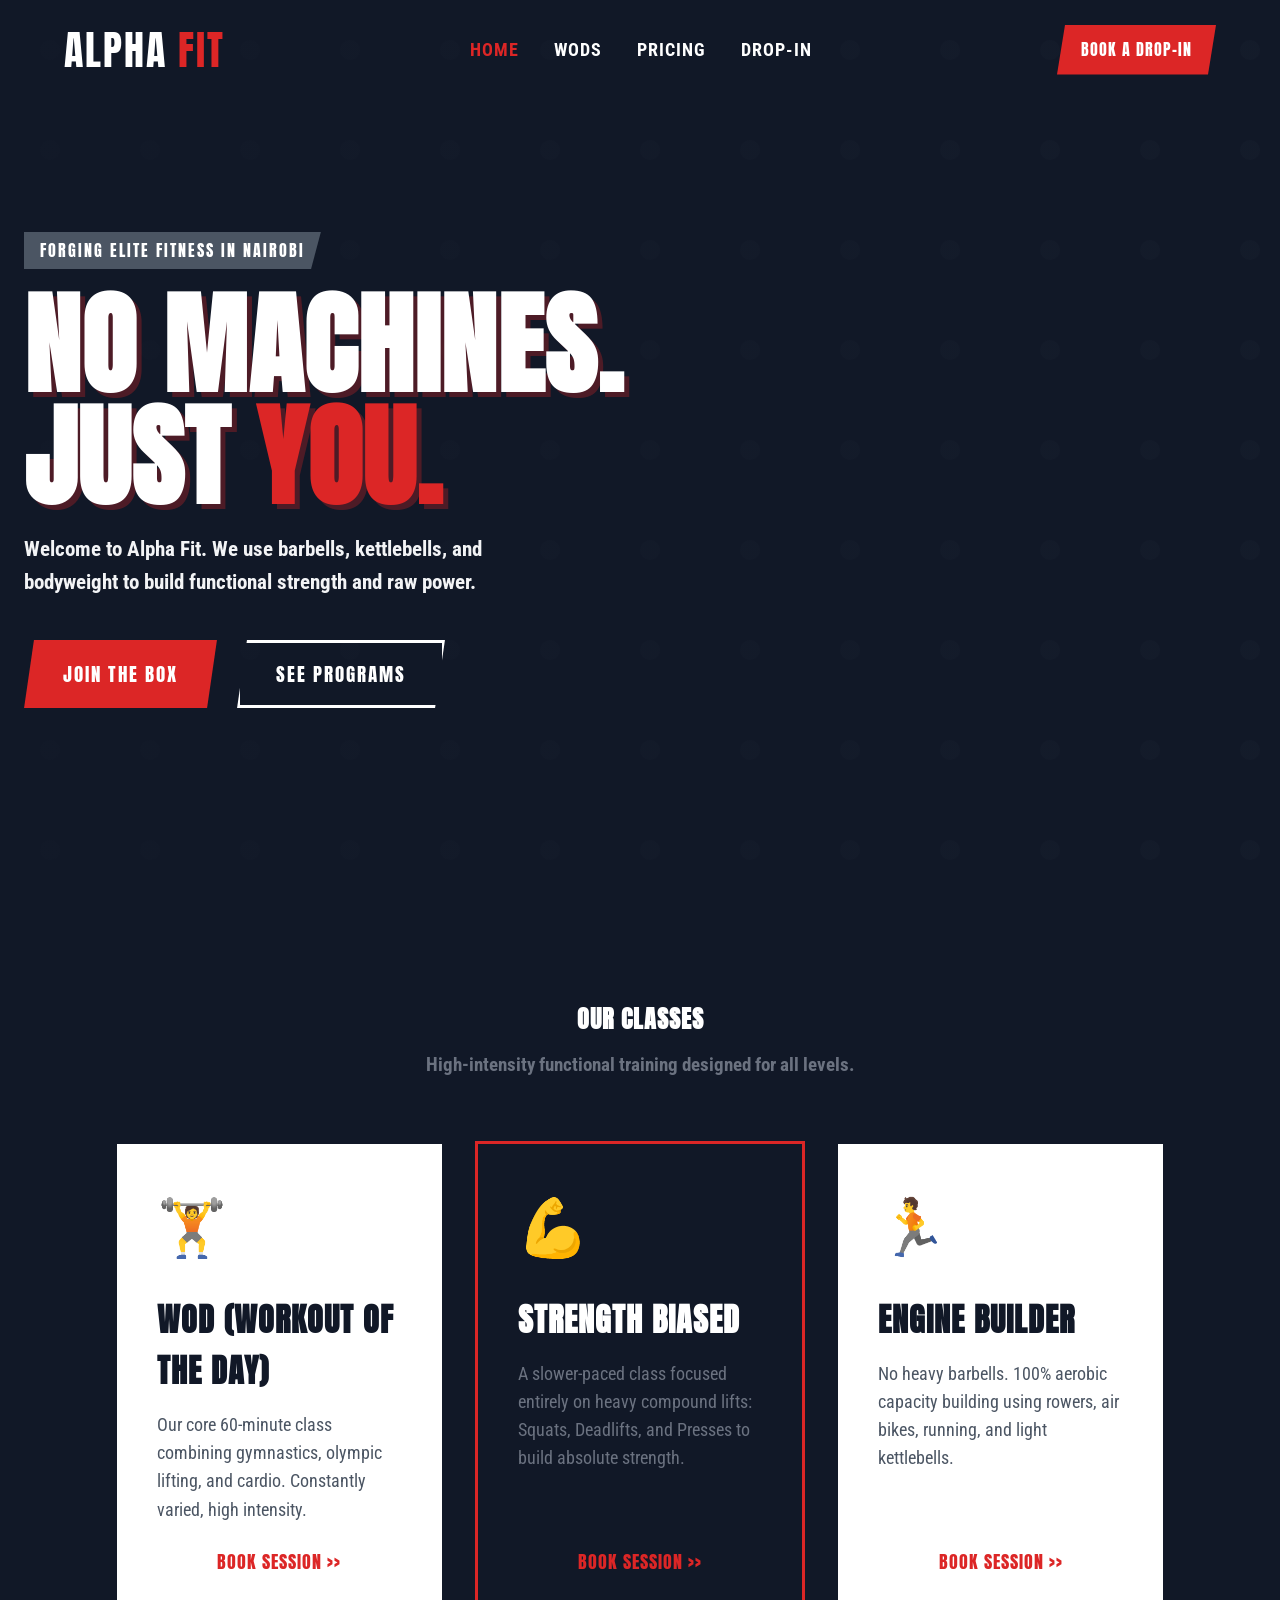
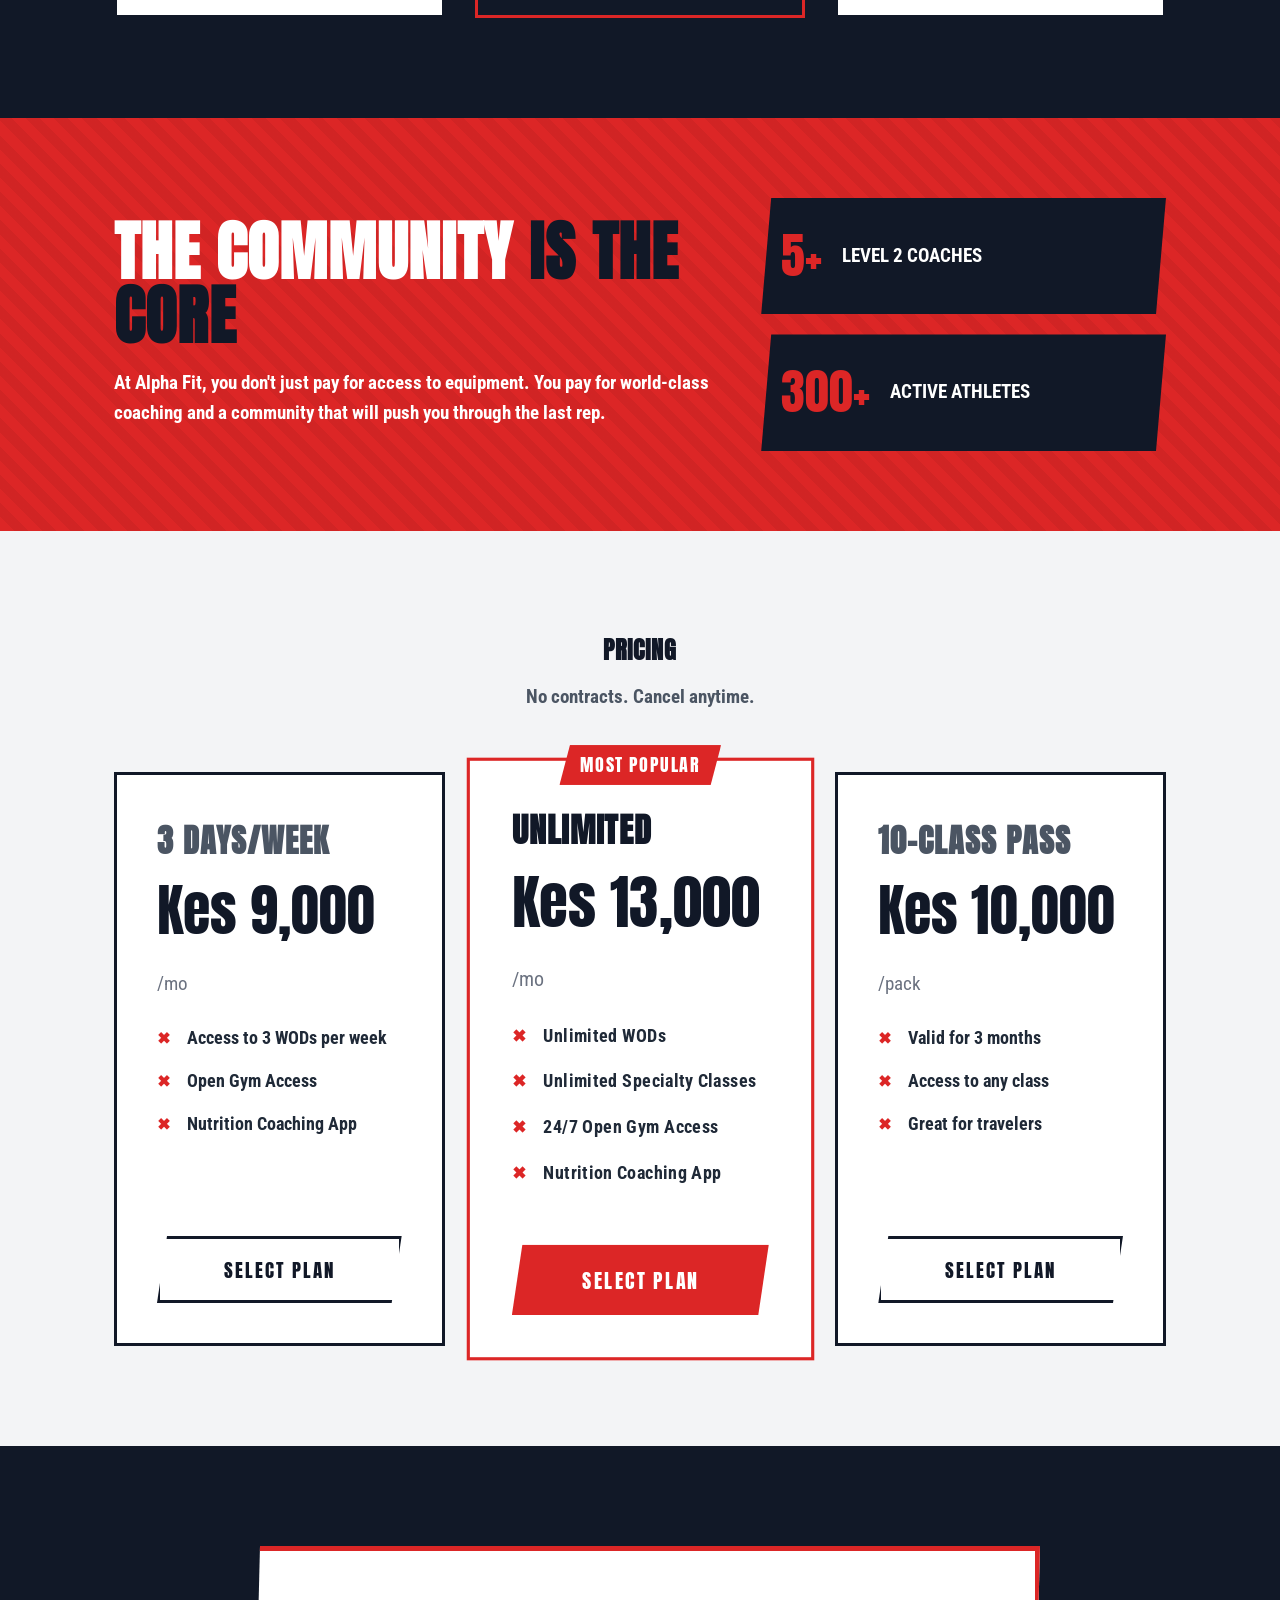
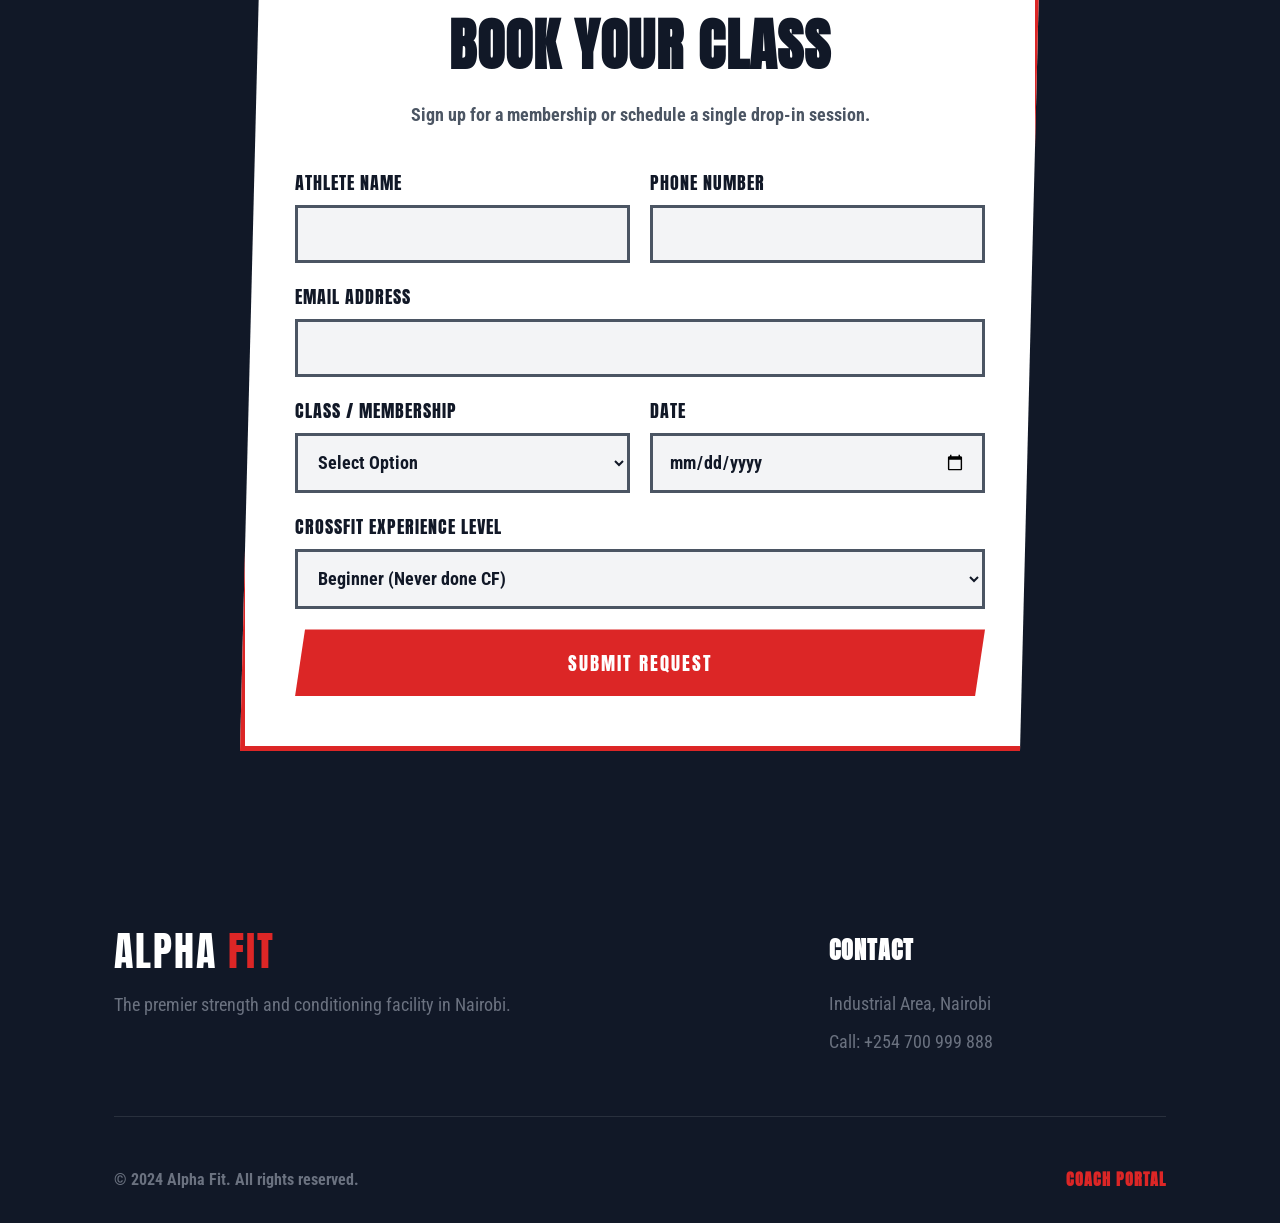
<file: index.html>
<!DOCTYPE html>

<html lang="en">
<head>
<meta charset="utf-8"/><meta content="width=device-width,initial-scale=1.0" name="viewport"/>
<title>Alpha Fit | Strength &amp; Conditioning CrossFit Box Nairobi</title>
<meta content="Alpha Fit is a raw, community-driven CrossFit box in Nairobi. Join our intense strength and conditioning programs to build raw power and endurance." name="description"/>
<link href="https://fonts.googleapis.com/css2?family=Anton&amp;family=Roboto+Condensed:wght@400;700&amp;display=swap" rel="stylesheet"/>
<link href="style.css" rel="stylesheet"/>
</head>
<body>
<nav class="navbar" id="navbar"><div class="nav-container">
<a class="nav-logo" href="#home">ALPHA <span>FIT</span></a>
<ul class="nav-links" id="navLinks"><li><a class="nav-link active" href="#home">Home</a></li><li><a class="nav-link" href="#wods">WODs</a></li><li><a class="nav-link" href="#memberships">Pricing</a></li><li><a class="nav-link" href="#dropin">Drop-In</a></li></ul>
<a class="nav-cta" href="#dropin">Book a Drop-In</a>
<button class="hamburger" id="hamburger"><span></span><span></span><span></span></button>
</div></nav>
<header class="hero" id="home">
<div class="hero-bg" style=" background-image: linear-gradient(rgba(0,0,0,0.6), rgba(0,0,0,0.6)), url('https://loremflickr.com/1200/800/crossfit,weightlifting?lock=100') !important; background-size: cover !important; background-position: center !important;"></div>
<div class="hero-content">
<span class="hero-badge">Forging Elite Fitness in Nairobi</span>
<h1>NO MACHINES.<br/>JUST <span class="accent">YOU.</span></h1>
<p class="hero-sub">Welcome to Alpha Fit. We use barbells, kettlebells, and bodyweight to build functional strength and raw power.</p>
<div class="hero-actions">
<a class="btn btn-primary" href="#memberships">Join the Box</a>
<a class="btn btn-outline" href="#wods">See Programs</a>
</div>
</div>
</header>
<section class="section dark-section" id="wods">
<div class="container">
<div class="section-header"><h2>OUR CLASSES</h2><p>High-intensity functional training designed for all levels.</p></div>
<div class="wod-grid">
<div class="wod-card">
<div class="wod-icon">🏋️</div>
<h3>WOD (Workout of the Day)</h3>
<p>Our core 60-minute class combining gymnastics, olympic lifting, and cardio. Constantly varied, high intensity.</p>
<button class="btn-text" onclick="bookSvc('WOD Class')">Book Session &gt;&gt;</button>
</div>
<div class="wod-card featured">
<div class="wod-icon">💪</div>
<h3>Strength Biased</h3>
<p>A slower-paced class focused entirely on heavy compound lifts: Squats, Deadlifts, and Presses to build absolute strength.</p>
<button class="btn-text" onclick="bookSvc('Strength Class')">Book Session &gt;&gt;</button>
</div>
<div class="wod-card">
<div class="wod-icon">🏃</div>
<h3>Engine Builder</h3>
<p>No heavy barbells. 100% aerobic capacity building using rowers, air bikes, running, and light kettlebells.</p>
<button class="btn-text" onclick="bookSvc('Engine Builder')">Book Session &gt;&gt;</button>
</div>
</div>
</div>
</section>
<section class="banner">
<div class="container">
<div class="banner-grid">
<div class="banner-text"><h2>THE COMMUNITY <span class="accent">IS THE CORE</span></h2><p>At Alpha Fit, you don't just pay for access to equipment. You pay for world-class coaching and a community that will push you through the last rep.</p></div>
<div class="banner-stats">
<div class="stat"><span class="stat-num">5+</span><span class="stat-text">Level 2 Coaches</span></div>
<div class="stat"><span class="stat-num">300+</span><span class="stat-text">Active Athletes</span></div>
</div>
</div>
</div>
</section>
<section class="section pricing-section" id="memberships">
<div class="container">
<div class="section-header"><h2>PRICING</h2><p>No contracts. Cancel anytime.</p></div>
<div class="price-grid">
<div class="price-card">
<h3>3 Days/Week</h3>
<div class="price">Kes 9,000<span> /mo</span></div>
<ul class="price-list">
<li>Access to 3 WODs per week</li>
<li>Open Gym Access</li>
<li>Nutrition Coaching App</li>
</ul>
<button class="btn btn-outline btn-full" onclick="bookSvc('3 Days/Week Membership')">Select Plan</button>
</div>
<div class="price-card featured">
<div class="badge">Most Popular</div>
<h3>Unlimited</h3>
<div class="price">Kes 13,000<span> /mo</span></div>
<ul class="price-list">
<li>Unlimited WODs</li>
<li>Unlimited Specialty Classes</li>
<li>24/7 Open Gym Access</li>
<li>Nutrition Coaching App</li>
</ul>
<button class="btn btn-primary btn-full" onclick="bookSvc('Unlimited Membership')">Select Plan</button>
</div>
<div class="price-card">
<h3>10-Class Pass</h3>
<div class="price">Kes 10,000<span> /pack</span></div>
<ul class="price-list">
<li>Valid for 3 months</li>
<li>Access to any class</li>
<li>Great for travelers</li>
</ul>
<button class="btn btn-outline btn-full" onclick="bookSvc('10-Class Pass')">Select Plan</button>
</div>
</div>
</div>
</section>
<section class="section dropin-section" id="dropin">
<div class="container"><div class="dropin-box">
<div class="dropin-header"><h2>BOOK YOUR CLASS</h2><p>Sign up for a membership or schedule a single drop-in session.</p></div>
<form class="booking-form" id="bookingForm">
<div class="form-row"><div class="form-group"><label>Athlete Name</label><input name="name" required="" type="text"/></div><div class="form-group"><label>Phone Number</label><input name="phone" required="" type="tel"/></div></div>
<div class="form-group"><label>Email Address</label><input name="email" required="" type="email"/></div>
<div class="form-row"><div class="form-group"><label>Class / Membership</label><select id="svcSelect" name="service" required=""><option value="">Select Option</option><option>Drop-In (Kes 1,500)</option><option>WOD Class</option><option>Strength Class</option><option>Engine Builder</option><option>3 Days/Week Membership</option><option>Unlimited Membership</option><option>10-Class Pass</option></select></div><div class="form-group"><label>Date</label><input name="date" required="" type="date"/></div></div>
<div class="form-group"><label>CrossFit Experience Level</label><select name="experience"><option>Beginner (Never done CF)</option><option>Intermediate (Know the lifts)</option><option>Advanced (Rx most workouts)</option></select></div>
<button class="btn btn-primary btn-full" type="submit">Submit Request</button>
</form>
</div></div>
</section>
<footer class="footer"><div class="container">
<div class="f-grid">
<div class="f-info"><a class="nav-logo" href="#home">ALPHA <span>FIT</span></a><p>The premier strength and conditioning facility in Nairobi.</p></div>
<div class="f-contact"><h4>Contact</h4><p>Industrial Area, Nairobi</p><p>Call: +254 700 999 888</p></div>
</div>
<div class="f-bottom"><p>© 2024 Alpha Fit. All rights reserved.</p><a href="admin.html">Coach Portal</a></div>
</div></footer>
<div class="toast" id="toast"></div>
<script src="script.js"></script>
</body></html>
</file>
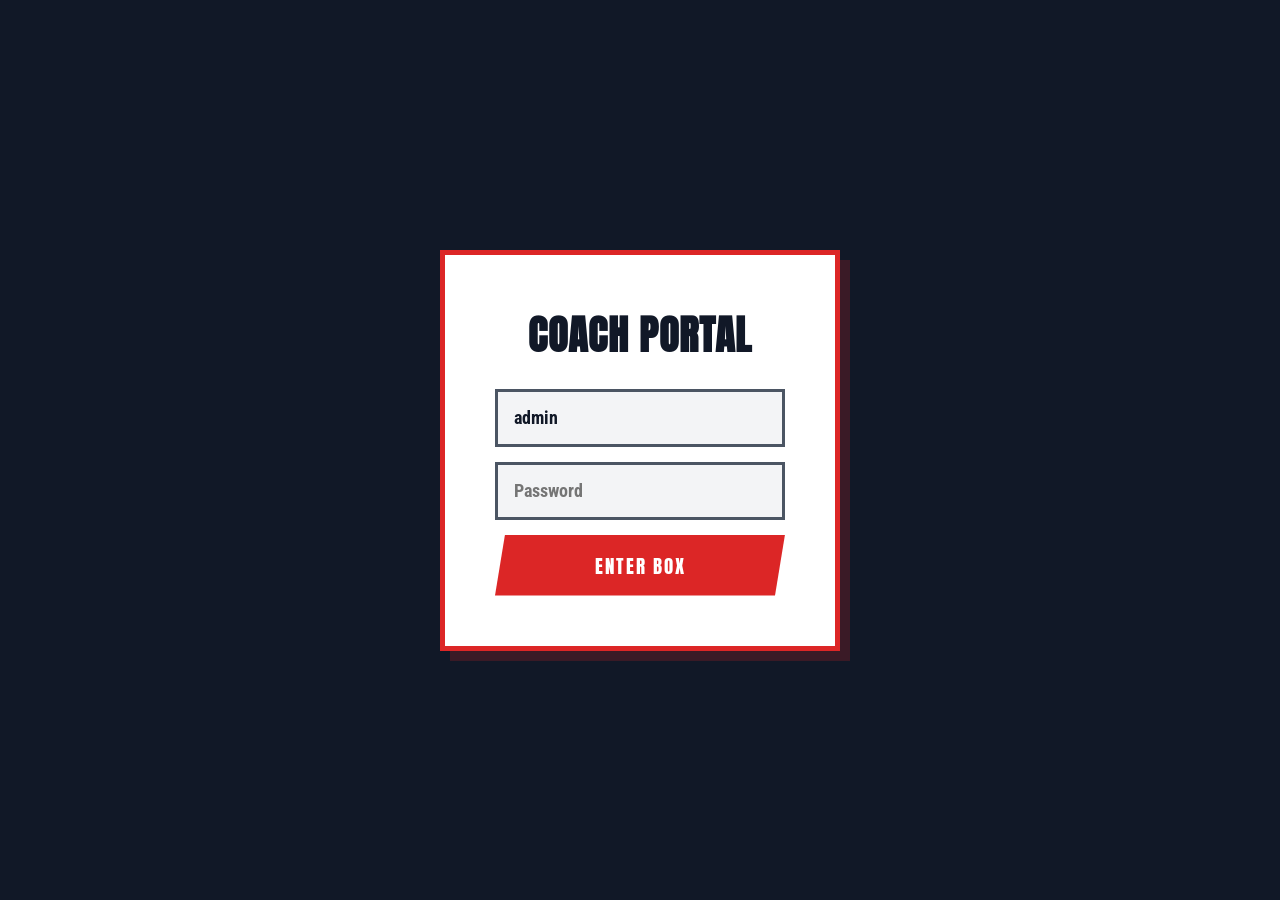
<file: admin.html>
<!DOCTYPE html><html lang="en"><head><meta charset="UTF-8"><meta name="viewport" content="width=device-width,initial-scale=1.0"><title>Alpha Fit Admin</title>
<link href="https://fonts.googleapis.com/css2?family=Anton&family=Roboto+Condensed:wght@400;700&display=swap" rel="stylesheet">
<style>*{margin:0;padding:0;box-sizing:border-box}body{font-family:'Roboto Condensed',sans-serif;background:#F3F4F6;color:#1f2937}h1,h2{font-family:'Anton',sans-serif;letter-spacing:1px;text-transform:uppercase}
.login{min-height:100vh;display:flex;align-items:center;justify-content:center;background:#111827}.lb{background:#ffffff;padding:50px;border:5px solid #DC2626;max-width:400px;width:100%;text-align:center;box-shadow:10px 10px 0px rgba(220,38,38,0.2)}.lb h2{color:#111827;margin-bottom:24px;font-size:2.5rem}.lb input{width:100%;padding:16px;border:3px solid #4B5563;background:#F3F4F6;color:#111827;margin-bottom:15px;font-size:1.1rem;font-family:'Roboto Condensed',sans-serif;font-weight:700}.lb button{width:100%;padding:16px;background:#DC2626;color:white;border:none;cursor:pointer;font-size:1.2rem;font-family:'Anton',sans-serif;text-transform:uppercase;letter-spacing:2px;clip-path:polygon(10px 0,100% 0,calc(100% - 10px) 100%,0 100%);transition:0.2s}.lb button:hover{background:#111827}
.dash{display:none}.dh{background:#111827;color:white;padding:25px 40px;display:flex;justify-content:space-between;align-items:center;flex-wrap:wrap;gap:15px;border-bottom:5px solid #DC2626}.dh h1{font-size:2.5rem}.dh button,.dh a{padding:10px 24px;border:3px solid #DC2626;cursor:pointer;font-size:1.1rem;color:#white;background:transparent;text-decoration:none;font-family:'Anton',sans-serif;text-transform:uppercase;letter-spacing:1px;clip-path:polygon(10px 0,100% 0,calc(100% - 10px) 100%,0 100%);transition:0.2s}.dh button:hover,.dh a:hover{background:#DC2626;color:white}.be{background:#DC2626!important;color:white!important}
.stats{display:grid;grid-template-columns:repeat(3,1fr);gap:30px;padding:40px}.sc{background:white;padding:30px;border:3px solid #111827;box-shadow:5px 5px 0px rgba(17,24,39,0.1)}.sl{font-size:1.1rem;color:#6b7280;text-transform:uppercase;font-weight:700;font-family:'Anton',sans-serif;letter-spacing:1px}.sv{font-size:4rem;font-family:'Anton',sans-serif;margin-top:10px;color:#DC2626;line-height:1}
.tw{padding:0 40px 40px;overflow-x:auto}table{width:100%;border-collapse:collapse;background:white;border:3px solid #111827}th{background:#111827;color:white;padding:20px;text-align:left;font-size:1.1rem;text-transform:uppercase;letter-spacing:1px;border-bottom:3px solid #DC2626;font-family:'Anton',sans-serif}td{padding:18px 20px;border-bottom:1px solid #e5e7eb;font-size:1.1rem;font-weight:700}
select.st{padding:10px 14px;border:3px solid #4B5563;font-family:'Roboto Condensed',sans-serif;font-weight:700;background:#F3F4F6;color:#111827;outline:none}.del{background:none;border:none;color:#DC2626;cursor:pointer;font-size:1.1rem;text-transform:uppercase;letter-spacing:1px;font-family:'Anton',sans-serif}
@media(max-width:768px){.stats{grid-template-columns:1fr}}</style></head>
<body>
<div class="login" id="ls"><div class="lb"><h2>Coach Portal</h2><input type="text" id="u" value="admin"><input type="password" id="p" placeholder="Password"><button onclick="login()">Enter Box</button></div></div>
<div class="dash" id="dash">
<div class="dh"><h1>Alpha Fit HQ</h1><div><button class="be" onclick="exp()">Export</button> <a href="index.html">View Site</a> <button onclick="logout()">Logout</button></div></div>
<div class="stats"><div class="sc"><div class="sl">Total Requests</div><div class="sv" id="st">0</div></div><div class="sc"><div class="sl">New / Unread</div><div class="sv" id="sn" style="color:#111827">0</div></div><div class="sc"><div class="sl">Confirmed</div><div class="sv" id="sd" style="color:#DC2626">0</div></div></div>
<div class="tw"><table><thead><tr><th>Date Rec'd</th><th>Athlete Name</th><th>Contact</th><th>Membership/Class</th><th>Target Date</th><th>Level</th><th>Status</th><th></th></tr></thead><tbody id="tb"></tbody></table></div></div>
<script>
const K='alphafit_bookings';if(sessionStorage.getItem('af_admin')==='true')showD();
function login(){if(document.getElementById('u').value==='admin'&&document.getElementById('p').value==='admin123'){sessionStorage.setItem('af_admin','true');showD()}else alert('Invalid credentials')}
function logout(){sessionStorage.removeItem('af_admin');location.reload()}
function showD(){document.getElementById('ls').style.display='none';document.getElementById('dash').style.display='block';render()}
function gd(){return JSON.parse(localStorage.getItem(K)||'[]').sort((a,b)=>new Date(b.submittedAt)-new Date(a.submittedAt))}
function sv(d){localStorage.setItem(K,JSON.stringify(d))}
function render(){const d=gd();document.getElementById('st').textContent=d.length;document.getElementById('sn').textContent=d.filter(x=>x.status==='New').length;document.getElementById('sd').textContent=d.filter(x=>x.status==='Confirmed').length;
document.getElementById('tb').innerHTML=d.map(i=>`<tr><td>${new Date(i.submittedAt).toLocaleDateString('en-GB')}</td><td style="font-family:'Anton',sans-serif;font-size:1.3rem;letter-spacing:1px;color:#DC2626">${i.name||'—'}</td><td>${i.phone}<br><span style="color:#6b7280;font-size:0.95rem">${i.email}</span></td><td>${i.service||'—'}</td><td>${i.date||'—'}</td><td>${i.experience||'—'}</td><td><select class="st" onchange="upd(${i.id},this.value)">${['New','Contacted','Confirmed','No Show','Completed'].map(s=>`<option ${i.status===s?'selected':''}>${s}</option>`).join('')}</select></td><td><button class="del" onclick="del(${i.id})">Del</button></td></tr>`).join('')}
function upd(id,s){const d=gd();const i=d.find(x=>x.id===id);if(i){i.status=s;sv(d);render()}}
function del(id){if(!confirm('Delete this request?'))return;sv(gd().filter(x=>x.id!==id));render()}
function exp(){const d=gd();if(!d.length)return alert('No data');const h=['Received','Name','Phone','Email','Service','Date','Experience','Status'];const r=d.map(i=>[new Date(i.submittedAt).toLocaleDateString(),i.name,i.phone,i.email,i.service,i.date,i.experience,i.status]);const c=[h,...r].map(r=>r.map(c=>`"${String(c||'').replace(/"/g,'""')}"`).join(',')).join('\n');const b=new Blob([c],{type:'text/csv'});const a=document.createElement('a');a.href=URL.createObjectURL(b);a.download='alphafit_requests.csv';a.click()}
document.getElementById('p').addEventListener('keydown',e=>{if(e.key==='Enter')login()});
</script></body></html>
</file>
<file: style.css>
/* Alpha Fit — Crimson Red #DC2626 | Industrial Gray #4B5563 | Concrete #F3F4F6 */
*,*::before,*::after{margin:0;padding:0;box-sizing:border-box}
:root{--primary:#111827;--secondary:#4B5563;--accent:#DC2626;--accent-hover:#b91c1c;--bg:#F3F4F6;--white:#ffffff;--text:#1f2937;--text-light:#6b7280;--shadow:10px 10px 0px rgba(220,38,38,0.1);--radius:0px;--transition:0.2s linear}
html{scroll-behavior:smooth}body{font-family:'Roboto Condensed',sans-serif;background:var(--bg);color:var(--text);line-height:1.6;overflow-x:hidden}
h1,h2,h3,h4{font-family:'Anton',sans-serif;text-transform:uppercase;letter-spacing:1px;color:var(--primary)}
.container{max-width:1100px;margin:0 auto;padding:0 24px}a{text-decoration:none;color:inherit;transition:var(--transition)}

.btn{display:inline-flex;align-items:center;padding:16px 36px;font-family:'Anton',sans-serif;font-size:1.2rem;letter-spacing:2px;text-transform:uppercase;border:3px solid transparent;cursor:pointer;transition:var(--transition);clip-path:polygon(10px 0,100% 0,calc(100% - 10px) 100%,0 100%)}
.btn-primary{background:var(--accent);color:var(--white)}.btn-primary:hover{background:var(--accent-hover);transform:scale(1.05)}
.btn-outline{background:transparent;color:var(--primary);border-color:var(--primary)}.btn-outline:hover{background:var(--primary);color:var(--white)}
.btn-text{background:none;border:none;color:var(--accent);font-family:'Anton',sans-serif;font-size:1.1rem;text-transform:uppercase;letter-spacing:1px;cursor:pointer}.btn-text:hover{color:var(--primary)}
.btn-full{width:100%;justify-content:center}

.navbar{position:fixed;top:0;left:0;right:0;z-index:1000;padding:25px 0;transition:var(--transition);background:transparent}.navbar.scrolled{background:var(--primary);padding:15px 0}
.nav-container{max-width:1200px;margin:0 auto;padding:0 24px;display:flex;align-items:center;justify-content:space-between}
.nav-logo{font-family:'Anton',sans-serif;font-size:2.5rem;color:var(--white);letter-spacing:2px;line-height:1}.nav-logo span{color:var(--accent)}
.nav-links{display:flex;list-style:none;gap:35px}.nav-link{color:var(--white);font-size:1.1rem;text-transform:uppercase;letter-spacing:1px;font-weight:700}.nav-link:hover,.nav-link.active{color:var(--accent)}
.nav-cta{padding:12px 24px;background:var(--accent);color:var(--white);font-family:'Anton',sans-serif;font-size:1rem;text-transform:uppercase;letter-spacing:1px;clip-path:polygon(8px 0,100% 0,calc(100% - 8px) 100%,0 100%)}.nav-cta:hover{background:var(--white);color:var(--accent)}
.hamburger{display:none;background:none;border:none;cursor:pointer;padding:8px}.hamburger span{display:block;width:24px;height:3px;background:var(--white);margin:5px 0;transition:var(--transition)}

.hero{min-height:100vh;display:flex;align-items:center;padding:120px 24px 80px;position:relative;background:linear-gradient(to right,rgba(17,24,39,0.95),rgba(17,24,39,0.8)),url('data:image/svg+xml;utf8,<svg width="100" height="100" xmlns="http://www.w3.org/2000/svg"><rect width="100" height="100" fill="%23111827"/><circle cx="50" cy="50" r="10" fill="%231f2937"/></svg>')}
.hero-content{position:relative;z-index:2;max-width:700px}
.hero-badge{display:inline-block;color:var(--white);background:var(--secondary);padding:6px 16px;font-family:'Anton',sans-serif;font-size:1rem;text-transform:uppercase;letter-spacing:2px;margin-bottom:20px;clip-path:polygon(0 0,100% 0,calc(100% - 10px) 100%,0 100%)}
.hero h1{font-size:clamp(4rem,10vw,7rem);line-height:1;margin-bottom:20px;color:var(--white);text-shadow:5px 5px 0px rgba(220,38,38,0.3)}.hero h1 .accent{color:var(--accent)}
.hero-sub{font-size:1.3rem;color:var(--bg);margin-bottom:40px;max-width:550px;font-weight:700}
.hero-actions{display:flex;gap:20px;flex-wrap:wrap}
.hero-actions .btn-outline{color:var(--white);border-color:var(--white)}

.section{padding:100px 0}.dark-section{background:var(--primary)}
.section-header{text-align:center;margin-bottom:60px}
.section-header h2{font-size:clamp(3rem,6vw,4.5rem;);margin-bottom:12px;color:var(--primary)}.dark-section .section-header h2{color:var(--white)}
.section-header p{color:var(--secondary);font-size:1.2rem;font-weight:700}.dark-section .section-header p{color:var(--text-light)}

.wod-grid{display:grid;grid-template-columns:repeat(3,1fr);gap:30px}
.wod-card{background:var(--white);padding:40px;border:3px solid var(--primary);transition:var(--transition);display:flex;flex-direction:column}
.wod-card:hover{transform:translate(-5px,-5px);box-shadow:var(--shadow)}
.wod-card.featured{background:var(--primary);color:var(--white);border-color:var(--accent)}
.wod-card.featured h3{color:var(--white)}.wod-card.featured p{color:var(--text-light)}
.wod-icon{font-size:3.5rem;margin-bottom:20px}
.wod-card h3{font-size:2rem;margin-bottom:15px}.wod-card p{color:var(--secondary);margin-bottom:24px;flex:1;font-size:1.1rem}

.banner{background:var(--accent);color:var(--white);padding:80px 0;position:relative}
.banner::after{content:'';position:absolute;top:0;left:0;width:100%;height:100%;background:repeating-linear-gradient(45deg,transparent,transparent 10px,rgba(0,0,0,0.05) 10px,rgba(0,0,0,0.05) 20px)}
.banner-grid{display:grid;grid-template-columns:1.5fr 1fr;gap:40px;align-items:center;position:relative;z-index:2}
.banner-text h2{font-size:4rem;color:var(--white);margin-bottom:20px;line-height:1}.banner-text h2 .accent{color:var(--primary)}
.banner-text p{font-size:1.2rem;font-weight:700}
.banner-stats{display:flex;flex-direction:column;gap:20px}
.stat{background:var(--primary);padding:20px;display:flex;align-items:center;gap:20px;clip-path:polygon(10px 0,100% 0,calc(100% - 10px) 100%,0 100%)}
.stat-num{font-family:'Anton',sans-serif;font-size:3rem;color:var(--accent)}.stat-text{font-size:1.2rem;font-weight:700;text-transform:uppercase}

.pricing-section{background:var(--bg);padding:100px 0}
.price-grid{display:grid;grid-template-columns:repeat(3,1fr);gap:30px}
.price-card{background:var(--white);padding:40px;border:3px solid var(--primary);position:relative;display:flex;flex-direction:column;transition:var(--transition)}
.price-card:hover{transform:translate(-5px,-5px);box-shadow:var(--shadow)}
.price-card.featured{border-color:var(--accent);transform:scale(1.05);z-index:2}.price-card.featured:hover{transform:scale(1.05) translate(-5px,-5px)}
.badge{position:absolute;top:-15px;left:50%;transform:translateX(-50%);background:var(--accent);color:var(--white);padding:5px 20px;font-family:'Anton',sans-serif;text-transform:uppercase;letter-spacing:1px;font-size:1.1rem;clip-path:polygon(10px 0,100% 0,calc(100% - 10px) 100%,0 100%)}
.price-card h3{font-size:2rem;margin-bottom:15px;color:var(--secondary)}.price-card.featured h3{color:var(--primary)}
.price{font-family:'Anton',sans-serif;font-size:3.5rem;color:var(--primary);margin-bottom:30px;line-height:1}.price span{font-size:1.2rem;color:var(--text-light);font-family:'Roboto Condensed'}
.price-list{list-style:none;margin-bottom:40px;flex:1}.price-list li{margin-bottom:15px;padding-left:30px;position:relative;font-size:1.1rem;font-weight:700;color:var(--text)}.price-list li::before{content:'✖';position:absolute;left:0;color:var(--accent);font-size:1rem;top:2px}

.dropin-section{background:var(--primary);color:var(--white)}
.dropin-box{max-width:800px;margin:0 auto;background:var(--white);color:var(--primary);padding:50px;border:5px solid var(--accent);clip-path:polygon(20px 0,100% 0,calc(100% - 20px) 100%,0 100%)}
.dropin-header{text-align:center;margin-bottom:40px}.dropin-header h2{font-size:3.5rem;margin-bottom:10px}.dropin-header p{color:var(--secondary);font-size:1.1rem;font-weight:700}
.form-row{display:grid;grid-template-columns:1fr 1fr;gap:20px}.form-group{margin-bottom:20px}
.form-group label{display:block;margin-bottom:8px;font-family:'Anton',sans-serif;color:var(--primary);text-transform:uppercase;letter-spacing:1px;font-size:1.1rem}
.form-group input,.form-group select{width:100%;padding:16px;border:3px solid var(--secondary);background:var(--bg);color:var(--primary);font-family:'Roboto Condensed',sans-serif;font-size:1.1rem;font-weight:700;transition:var(--transition);outline:none}
.form-group input:focus,.form-group select:focus{border-color:var(--accent)}

.footer{background:var(--primary);color:var(--text-light);padding:80px 0 30px}
.f-grid{display:grid;grid-template-columns:2fr 1fr;gap:40px;margin-bottom:50px;border-bottom:1px solid rgba(255,255,255,0.1);padding-bottom:50px}
.f-info p{margin-top:15px;font-size:1.1rem}
.f-contact h4{color:var(--white);margin-bottom:20px;font-size:1.5rem}.f-contact p{margin-bottom:10px;font-size:1.1rem}
.f-bottom{display:flex;justify-content:space-between;align-items:center;font-weight:700}
.f-bottom a{color:var(--accent);text-transform:uppercase;letter-spacing:1px;font-family:'Anton',sans-serif}

.toast{position:fixed;bottom:40px;right:40px;background:var(--primary);color:var(--white);padding:16px 32px;font-family:'Anton',sans-serif;font-size:1.2rem;letter-spacing:1px;text-transform:uppercase;z-index:3000;opacity:0;transform:translateY(20px);transition:var(--transition);pointer-events:none;border-left:5px solid var(--accent)}.toast.show{opacity:1;transform:translateY(0)}

@media(max-width:992px){.wod-grid,.price-grid{grid-template-columns:1fr}.banner-grid{grid-template-columns:1fr}.price-card.featured{transform:none}.price-card.featured:hover{transform:translate(-5px,-5px)}}
@media(max-width:768px){.nav-links{display:none;flex-direction:column;position:absolute;top:100%;left:0;right:0;background:var(--primary);padding:24px;border-bottom:2px solid var(--accent)}.nav-links.active{display:flex}.nav-cta{display:none}.hamburger{display:block}.form-row{grid-template-columns:1fr}.dropin-box{clip-path:none;padding:30px}.f-grid{grid-template-columns:1fr}}
</file>
